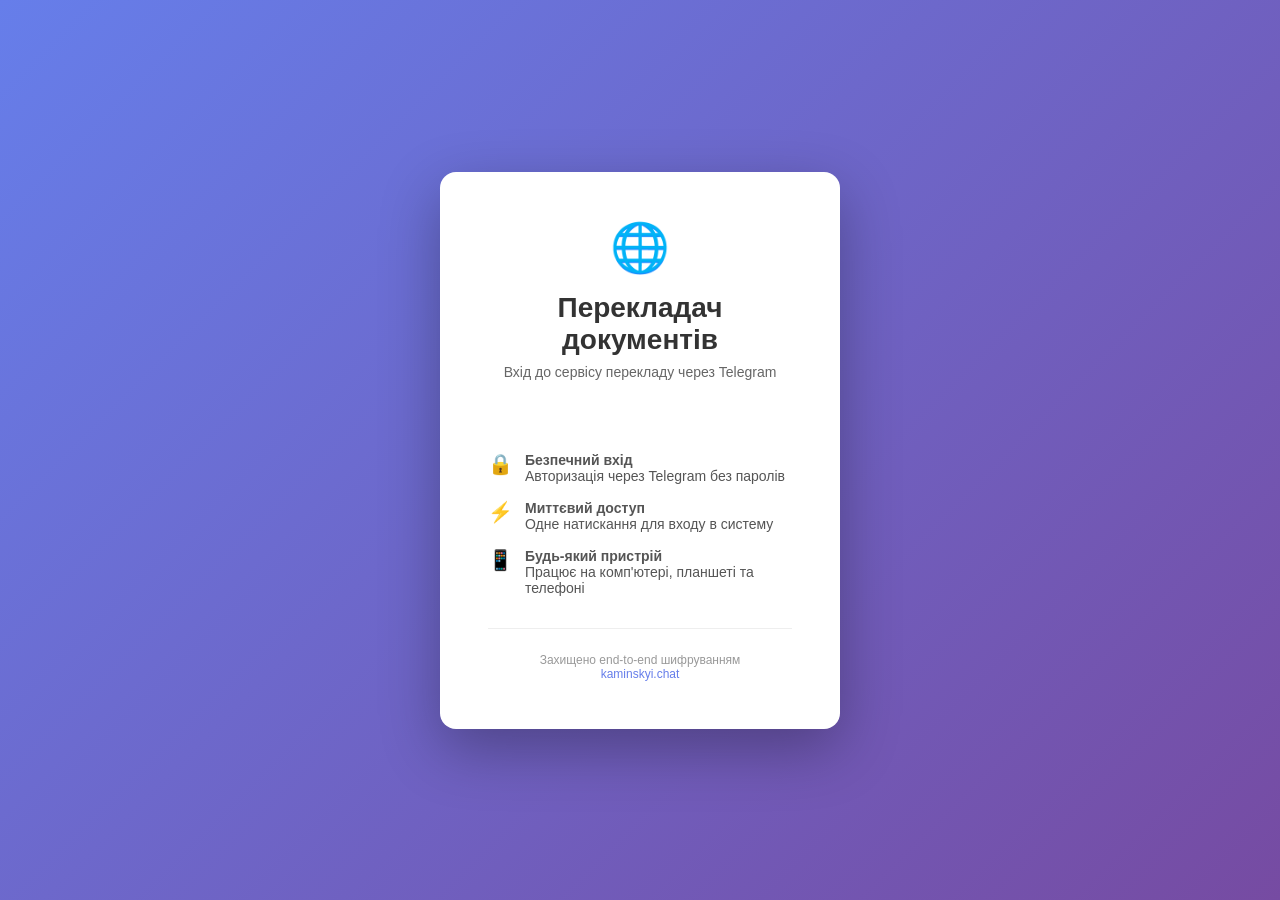
<file: src/web/login.html>
<!DOCTYPE html>
<html lang="uk">
<head>
    <meta charset="UTF-8">
    <meta name="viewport" content="width=device-width, initial-scale=1.0">
    <title>Вхід — Перекладач документів</title>
    <style>
        * { margin: 0; padding: 0; box-sizing: border-box; }
        body {
            font-family: -apple-system, BlinkMacSystemFont, "Segoe UI", Roboto, sans-serif;
            background: linear-gradient(135deg, #667eea 0%, #764ba2 100%);
            min-height: 100vh;
            display: flex;
            align-items: center;
            justify-content: center;
            padding: 20px;
        }
        .login-container {
            background: white;
            border-radius: 16px;
            box-shadow: 0 20px 60px rgba(0,0,0,0.3);
            padding: 48px;
            max-width: 400px;
            width: 100%;
            text-align: center;
        }
        .logo {
            font-size: 48px;
            margin-bottom: 16px;
        }
        h1 {
            font-size: 28px;
            color: #333;
            margin-bottom: 8px;
        }
        .subtitle {
            color: #666;
            font-size: 14px;
            margin-bottom: 32px;
        }
        .telegram-widget {
            display: flex;
            justify-content: center;
            margin: 24px 0;
        }
        .features {
            margin-top: 40px;
            text-align: left;
        }
        .feature {
            display: flex;
            align-items: flex-start;
            gap: 12px;
            margin-bottom: 16px;
            font-size: 14px;
            color: #555;
        }
        .feature-icon {
            font-size: 20px;
            flex-shrink: 0;
        }
        .footer {
            margin-top: 32px;
            padding-top: 24px;
            border-top: 1px solid #eee;
            font-size: 12px;
            color: #999;
        }
        .footer a {
            color: #667eea;
            text-decoration: none;
        }
        @media (max-width: 480px) {
            .login-container {
                padding: 32px 24px;
            }
            h1 {
                font-size: 24px;
            }
        }
    </style>
</head>
<body>
    <div class="login-container">
        <div class="logo">🌐</div>
        <h1>Перекладач документів</h1>
        <p class="subtitle">Вхід до сервісу перекладу через Telegram</p>

        <!-- Telegram Login Widget -->
        <div class="telegram-widget">
            <script async src="https://telegram.org/js/telegram-widget.js?22"
                    data-telegram-login="aicore_kaminskyibot"
                    data-size="large"
                    data-auth-url="https://kaminskyi.chat/translatorbot/auth/telegram"
                    data-request-access="write"></script>
        </div>

        <div class="features">
            <div class="feature">
                <div class="feature-icon">🔒</div>
                <div>
                    <strong>Безпечний вхід</strong><br>
                    Авторизація через Telegram без паролів
                </div>
            </div>
            <div class="feature">
                <div class="feature-icon">⚡</div>
                <div>
                    <strong>Миттєвий доступ</strong><br>
                    Одне натискання для входу в систему
                </div>
            </div>
            <div class="feature">
                <div class="feature-icon">📱</div>
                <div>
                    <strong>Будь-який пристрій</strong><br>
                    Працює на комп'ютері, планшеті та телефоні
                </div>
            </div>
        </div>

        <div class="footer">
            <p>
                Захищено end-to-end шифруванням<br>
                <a href="https://kaminskyi.chat" target="_blank">kaminskyi.chat</a>
            </p>
        </div>
    </div>

    <script>
        // Check if already logged in
        const APP_BASE_PATH = window.location.pathname.startsWith('/translatorbot') ? '/translatorbot' : '';
        const token = localStorage.getItem('ki_session_token');
        if (token) {
            // Verify token and redirect to app
            fetch(APP_BASE_PATH + '/api/auth/verify', {
                headers: { 'Authorization': 'Bearer ' + token }
            })
            .then(r => r.json())
            .then(data => {
                if (data.valid) {
                    window.location.href = APP_BASE_PATH + '/app';
                } else {
                    localStorage.removeItem('ki_session_token');
                }
            })
            .catch(() => {
                localStorage.removeItem('ki_session_token');
            });
        }
    </script>
</body>
</html>
</file>
